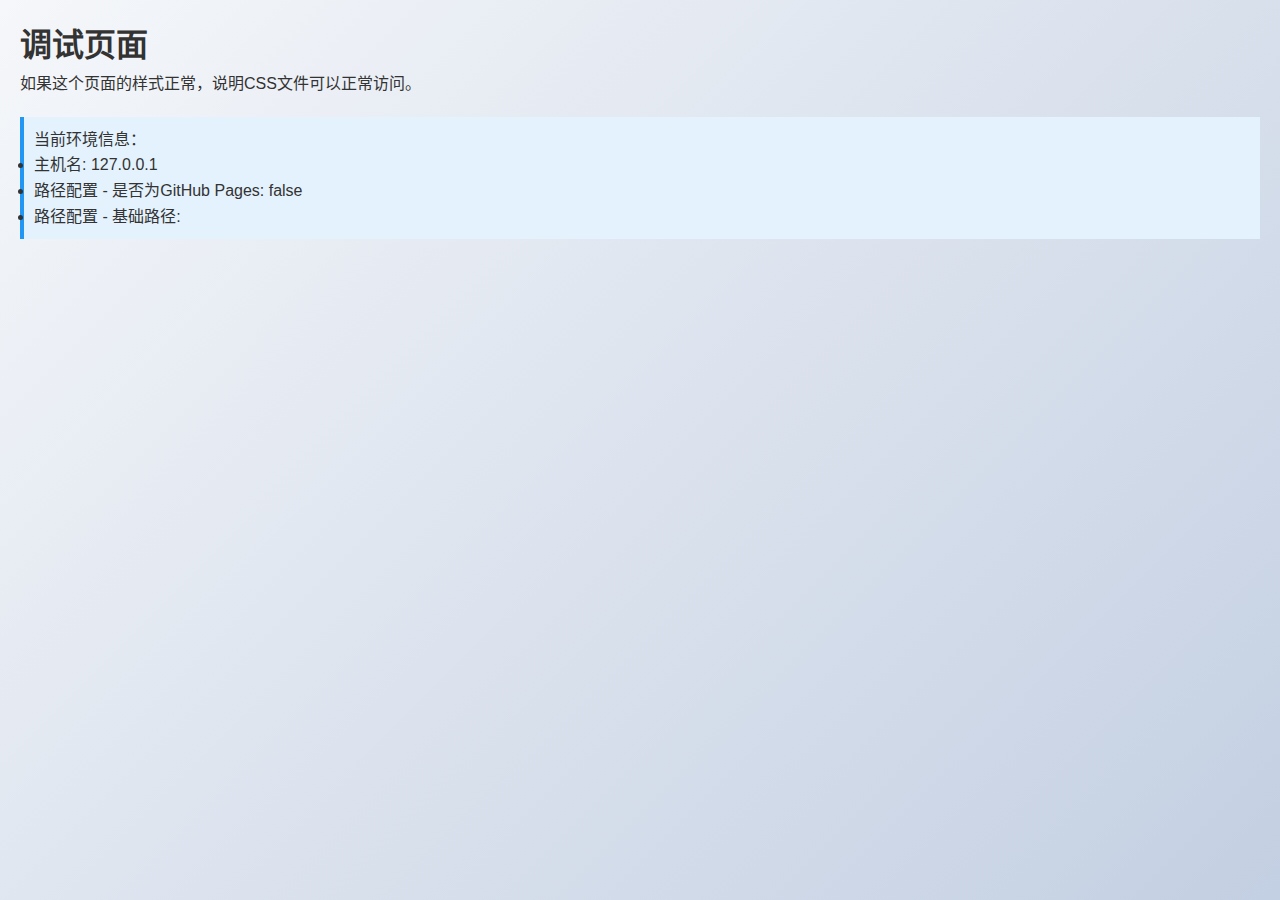
<file: debug.html>
<!DOCTYPE html>
<html lang="zh-CN">
<head>
    <meta charset="UTF-8">
    <meta name="viewport" content="width=device-width, initial-scale=1.0">
    <title>调试页面</title>
    <link rel="stylesheet" href="styles.css?v=1.0.1">
</head>
<body>
    <div style="padding: 20px;">
        <h1>调试页面</h1>
        <p>如果这个页面的样式正常，说明CSS文件可以正常访问。</p>
        <div style="margin-top: 20px; padding: 10px; background-color: #e3f2fd; border-left: 4px solid #2196f3;">
            <p>当前环境信息：</p>
            <ul>
                <li>主机名: <span id="hostname"></span></li>
                <li>路径配置 - 是否为GitHub Pages: <span id="isGitHubPages"></span></li>
                <li>路径配置 - 基础路径: <span id="basePath"></span></li>
            </ul>
        </div>
    </div>
    <script src="path_config.js"></script>
    <script>
        document.getElementById('hostname').textContent = window.location.hostname;
        document.getElementById('isGitHubPages').textContent = PathConfig.isGitHubPages();
        document.getElementById('basePath').textContent = PathConfig.getBasePath();
    </script>
</body>
</html>
</file>
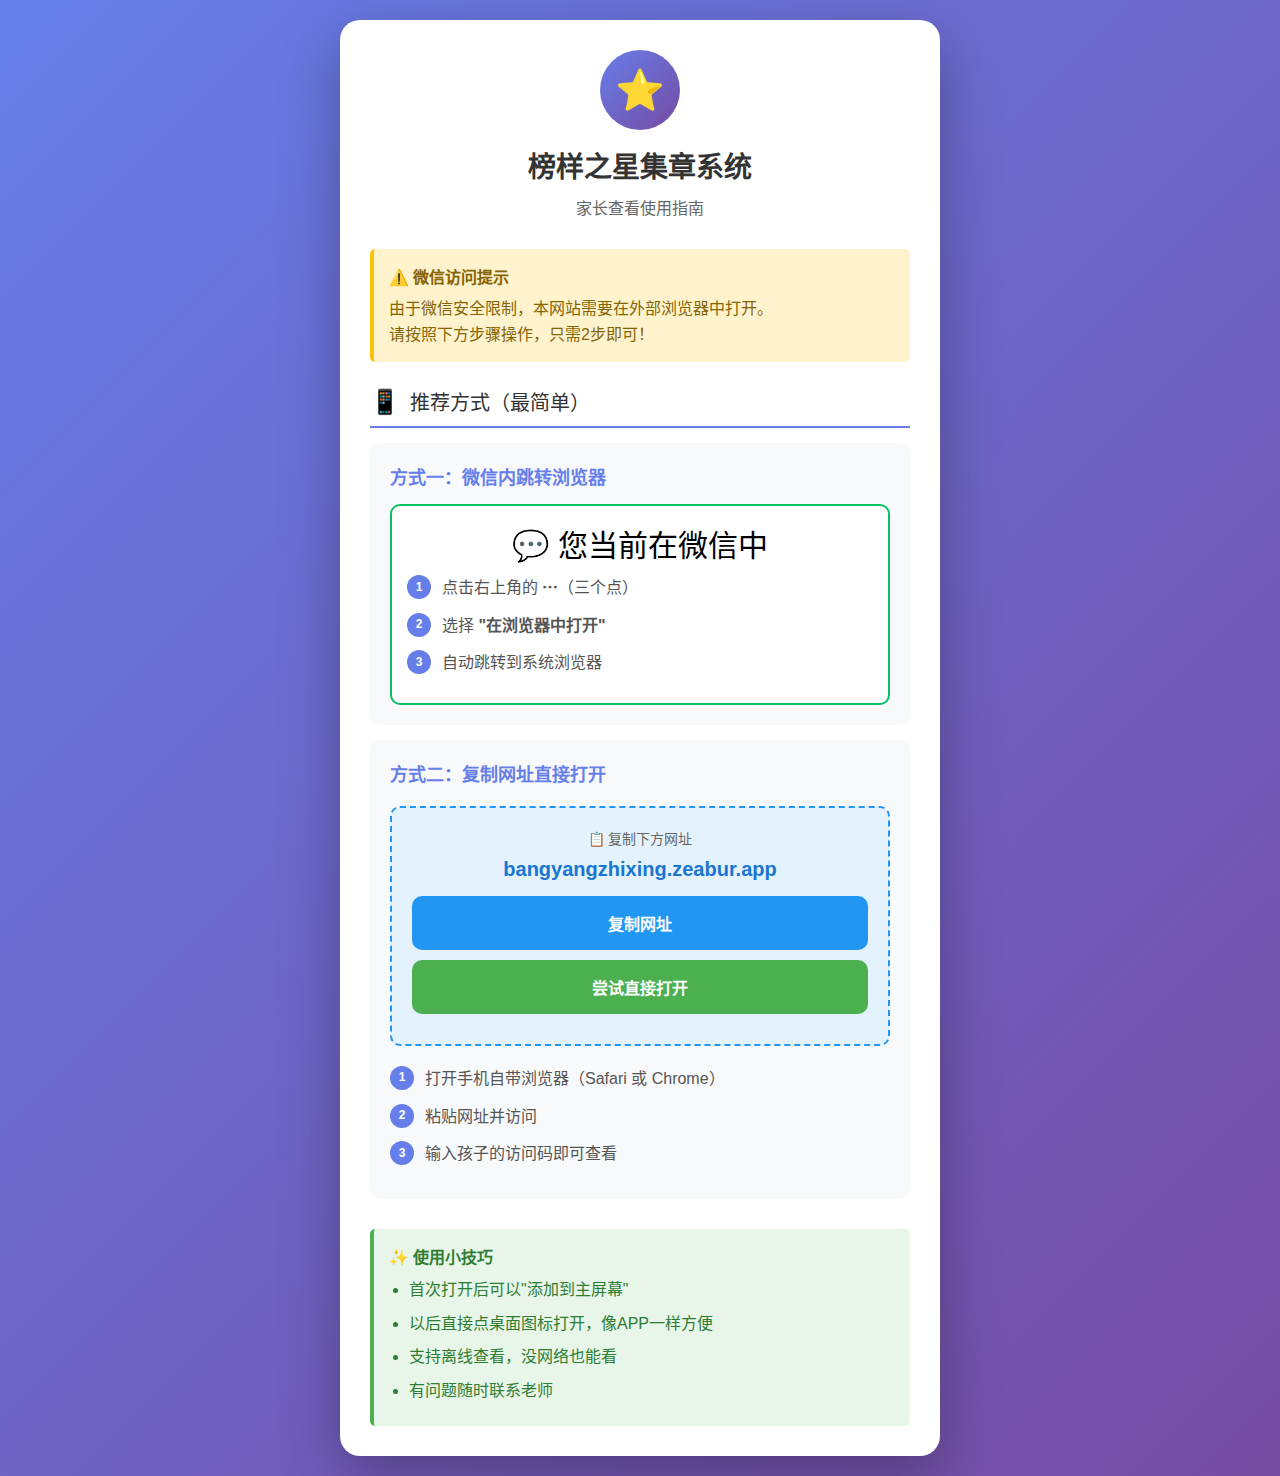
<file: guide.html>
<!DOCTYPE html>
<html lang="zh-CN">
<head>
    <meta charset="UTF-8">
    <meta name="viewport" content="width=device-width, initial-scale=1.0">
    <title>榜样之星 - 使用指南</title>
    <style>
        * {
            margin: 0;
            padding: 0;
            box-sizing: border-box;
        }
        
        body {
            font-family: -apple-system, BlinkMacSystemFont, "Segoe UI", Roboto, "Helvetica Neue", Arial, sans-serif;
            background: linear-gradient(135deg, #667eea 0%, #764ba2 100%);
            min-height: 100vh;
            padding: 20px;
        }
        
        .container {
            max-width: 600px;
            margin: 0 auto;
            background: white;
            border-radius: 20px;
            padding: 30px;
            box-shadow: 0 20px 60px rgba(0,0,0,0.3);
        }
        
        .header {
            text-align: center;
            margin-bottom: 30px;
        }
        
        .logo {
            width: 80px;
            height: 80px;
            margin: 0 auto 15px;
            background: linear-gradient(135deg, #667eea 0%, #764ba2 100%);
            border-radius: 50%;
            display: flex;
            align-items: center;
            justify-content: center;
            font-size: 40px;
        }
        
        h1 {
            color: #333;
            font-size: 28px;
            margin-bottom: 10px;
        }
        
        .subtitle {
            color: #666;
            font-size: 16px;
        }
        
        .alert {
            background: #fff3cd;
            border-left: 4px solid #ffc107;
            padding: 15px;
            margin-bottom: 25px;
            border-radius: 5px;
        }
        
        .alert-title {
            font-weight: bold;
            color: #856404;
            margin-bottom: 8px;
            font-size: 16px;
        }
        
        .alert-text {
            color: #856404;
            line-height: 1.6;
        }
        
        .section {
            margin-bottom: 30px;
        }
        
        .section-title {
            font-size: 20px;
            color: #333;
            margin-bottom: 15px;
            padding-bottom: 10px;
            border-bottom: 2px solid #667eea;
            display: flex;
            align-items: center;
        }
        
        .section-title::before {
            content: "📱";
            margin-right: 10px;
            font-size: 24px;
        }
        
        .method {
            background: #f8f9fa;
            border-radius: 10px;
            padding: 20px;
            margin-bottom: 15px;
        }
        
        .method-title {
            font-size: 18px;
            font-weight: bold;
            color: #667eea;
            margin-bottom: 12px;
        }
        
        .steps {
            list-style: none;
            counter-reset: step-counter;
        }
        
        .steps li {
            counter-increment: step-counter;
            padding-left: 35px;
            position: relative;
            margin-bottom: 12px;
            line-height: 1.6;
            color: #555;
        }
        
        .steps li::before {
            content: counter(step-counter);
            position: absolute;
            left: 0;
            top: 0;
            width: 24px;
            height: 24px;
            background: #667eea;
            color: white;
            border-radius: 50%;
            display: flex;
            align-items: center;
            justify-content: center;
            font-size: 12px;
            font-weight: bold;
        }
        
        .url-box {
            background: #e3f2fd;
            border: 2px dashed #2196f3;
            border-radius: 10px;
            padding: 20px;
            text-align: center;
            margin: 20px 0;
        }
        
        .url-label {
            color: #666;
            font-size: 14px;
            margin-bottom: 10px;
        }
        
        .url {
            color: #1976d2;
            font-size: 20px;
            font-weight: bold;
            word-break: break-all;
            margin-bottom: 15px;
        }
        
        .btn {
            display: block;
            width: 100%;
            padding: 15px;
            background: #2196f3;
            color: white;
            border: none;
            border-radius: 10px;
            font-size: 16px;
            font-weight: bold;
            cursor: pointer;
            transition: background 0.3s;
            margin-bottom: 10px;
        }
        
        .btn:active {
            background: #1976d2;
        }
        
        .btn-success {
            background: #4caf50;
        }
        
        .btn-success:active {
            background: #388e3c;
        }
        
        .tips {
            background: #e8f5e9;
            border-left: 4px solid #4caf50;
            padding: 15px;
            border-radius: 5px;
            margin-top: 20px;
        }
        
        .tips-title {
            font-weight: bold;
            color: #2e7d32;
            margin-bottom: 8px;
        }
        
        .tips-list {
            color: #2e7d32;
            line-height: 1.8;
            padding-left: 20px;
        }
        
        .tips-list li {
            margin-bottom: 5px;
        }
        
        .wechat-steps {
            background: #fff;
            border: 2px solid #07c160;
            border-radius: 10px;
            padding: 15px;
            margin-top: 15px;
        }
        
        .wechat-icon {
            text-align: center;
            font-size: 30px;
            margin-bottom: 10px;
        }
        
        @media (max-width: 480px) {
            .container {
                padding: 20px;
            }
            
            h1 {
                font-size: 24px;
            }
        }
    </style>
</head>
<body>
    <div class="container">
        <div class="header">
            <div class="logo">⭐</div>
            <h1>榜样之星集章系统</h1>
            <p class="subtitle">家长查看使用指南</p>
        </div>
        
        <div class="alert">
            <div class="alert-title">⚠️ 微信访问提示</div>
            <div class="alert-text">
                由于微信安全限制，本网站需要在外部浏览器中打开。
                <br>请按照下方步骤操作，只需2步即可！
            </div>
        </div>
        
        <div class="section">
            <div class="section-title">推荐方式（最简单）</div>
            
            <div class="method">
                <div class="method-title">方式一：微信内跳转浏览器</div>
                <div class="wechat-steps">
                    <div class="wechat-icon">💬 您当前在微信中</div>
                    <ul class="steps">
                        <li>点击右上角的 <strong>⋯</strong>（三个点）</li>
                        <li>选择 <strong>"在浏览器中打开"</strong></li>
                        <li>自动跳转到系统浏览器</li>
                    </ul>
                </div>
            </div>
            
            <div class="method">
                <div class="method-title">方式二：复制网址直接打开</div>
                <div class="url-box">
                    <div class="url-label">📋 复制下方网址</div>
                    <div class="url" id="siteUrl">bangyangzhixing.zeabur.app</div>
                    <button class="btn" onclick="copyUrl()">复制网址</button>
                    <button class="btn btn-success" onclick="openInBrowser()">尝试直接打开</button>
                </div>
                <ul class="steps">
                    <li>打开手机自带浏览器（Safari 或 Chrome）</li>
                    <li>粘贴网址并访问</li>
                    <li>输入孩子的访问码即可查看</li>
                </ul>
            </div>
        </div>
        
        <div class="tips">
            <div class="tips-title">✨ 使用小技巧</div>
            <ul class="tips-list">
                <li>首次打开后可以"添加到主屏幕"</li>
                <li>以后直接点桌面图标打开，像APP一样方便</li>
                <li>支持离线查看，没网络也能看</li>
                <li>有问题随时联系老师</li>
            </ul>
        </div>
    </div>
    
    <script>
        const siteUrl = 'https://bangyangzhixing.zeabur.app';
        
        // 复制网址
        function copyUrl() {
            const text = siteUrl;
            if (navigator.clipboard && navigator.clipboard.writeText) {
                navigator.clipboard.writeText(text).then(() => {
                    showSuccess('✅ 网址已复制！\n请打开浏览器粘贴访问');
                });
            } else {
                // 降级方案
                const input = document.createElement('input');
                input.value = text;
                document.body.appendChild(input);
                input.select();
                try {
                    document.execCommand('copy');
                    showSuccess('✅ 网址已复制！\n请打开浏览器粘贴访问');
                } catch(e) {
                    showSuccess('请长按网址手动复制');
                }
                document.body.removeChild(input);
            }
        }
        
        // 尝试直接打开
        function openInBrowser() {
            // 尝试打开
            window.location.href = siteUrl;
            
            // 延迟提示
            setTimeout(() => {
                if (isWeChat()) {
                    showSuccess('请点击右上角 ⋯\n选择"在浏览器中打开"');
                }
            }, 1000);
        }
        
        // 显示成功消息
        function showSuccess(msg) {
            alert(msg);
        }
        
        // 检测是否在微信中
        function isWeChat() {
            const ua = navigator.userAgent.toLowerCase();
            return ua.includes('micromessenger');
        }
        
        // 如果不在微信中，自动跳转
        if (!isWeChat()) {
            setTimeout(() => {
                window.location.href = siteUrl;
            }, 1500);
        }
    </script>
</body>
</html>
</file>
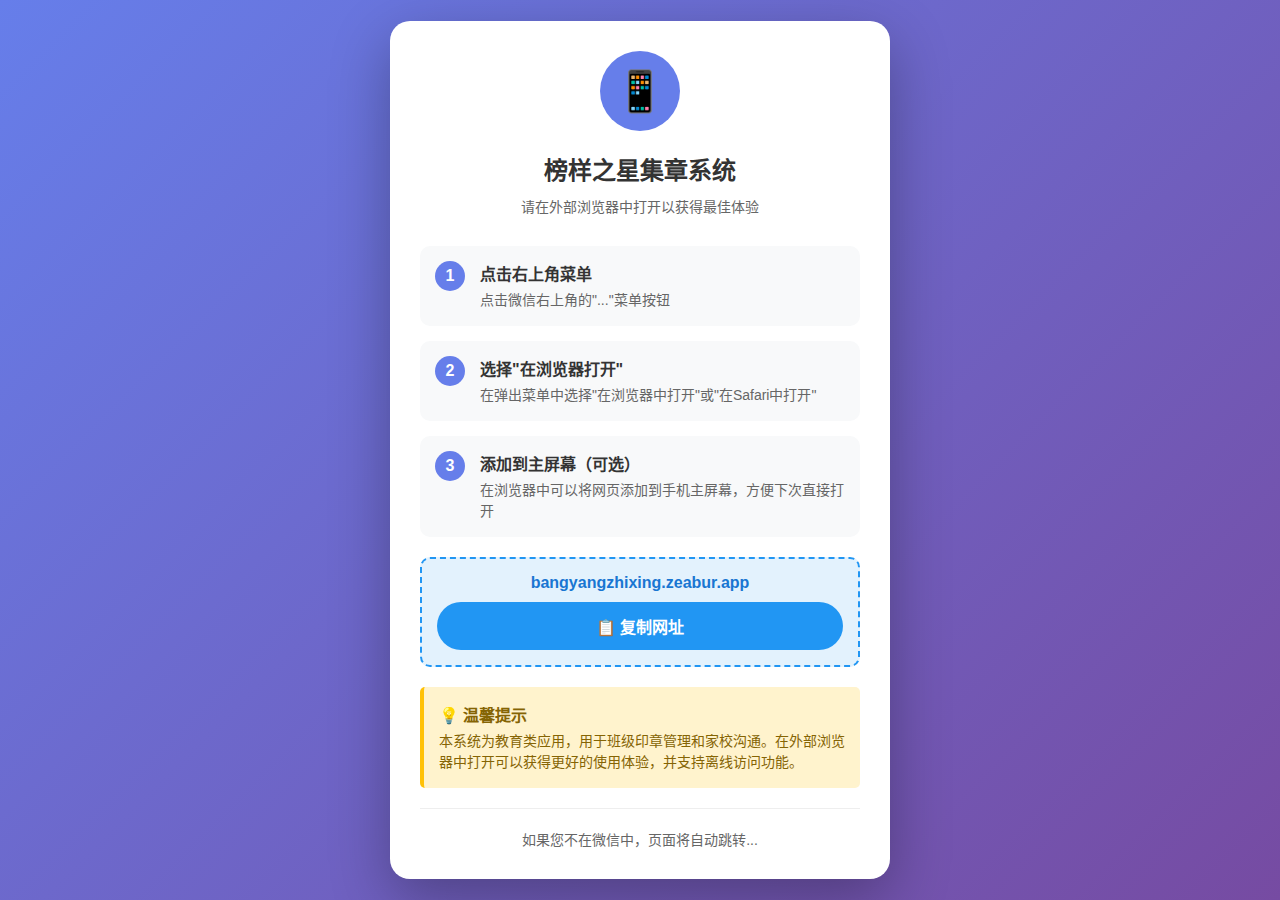
<file: wechat-guide.html>
<!DOCTYPE html>
<html lang="zh-CN">
<head>
    <meta charset="UTF-8">
    <meta name="viewport" content="width=device-width, initial-scale=1.0">
    <title>微信访问提示 - 榜样之星</title>
    <style>
        * {
            margin: 0;
            padding: 0;
            box-sizing: border-box;
        }
        
        body {
            font-family: -apple-system, BlinkMacSystemFont, "Segoe UI", Roboto, "Helvetica Neue", Arial, sans-serif;
            background: linear-gradient(135deg, #667eea 0%, #764ba2 100%);
            min-height: 100vh;
            display: flex;
            align-items: center;
            justify-content: center;
            padding: 20px;
        }
        
        .container {
            background: white;
            border-radius: 20px;
            padding: 30px;
            max-width: 500px;
            width: 100%;
            box-shadow: 0 20px 60px rgba(0,0,0,0.3);
        }
        
        .icon {
            width: 80px;
            height: 80px;
            margin: 0 auto 20px;
            background: #667eea;
            border-radius: 50%;
            display: flex;
            align-items: center;
            justify-content: center;
            font-size: 40px;
            color: white;
        }
        
        h1 {
            text-align: center;
            color: #333;
            font-size: 24px;
            margin-bottom: 10px;
        }
        
        .subtitle {
            text-align: center;
            color: #666;
            font-size: 14px;
            margin-bottom: 30px;
        }
        
        .step {
            background: #f8f9fa;
            border-radius: 10px;
            padding: 15px;
            margin-bottom: 15px;
            display: flex;
            align-items: flex-start;
        }
        
        .step-number {
            width: 30px;
            height: 30px;
            background: #667eea;
            color: white;
            border-radius: 50%;
            display: flex;
            align-items: center;
            justify-content: center;
            font-weight: bold;
            margin-right: 15px;
            flex-shrink: 0;
        }
        
        .step-content {
            flex: 1;
        }
        
        .step-title {
            font-weight: bold;
            color: #333;
            margin-bottom: 5px;
        }
        
        .step-desc {
            color: #666;
            font-size: 14px;
            line-height: 1.5;
        }
        
        .url-box {
            background: #e3f2fd;
            border: 2px dashed #2196f3;
            border-radius: 10px;
            padding: 15px;
            margin: 20px 0;
            text-align: center;
        }
        
        .url {
            color: #1976d2;
            font-weight: bold;
            word-break: break-all;
            font-size: 16px;
        }
        
        .copy-btn {
            background: #2196f3;
            color: white;
            border: none;
            padding: 12px 30px;
            border-radius: 25px;
            font-size: 16px;
            font-weight: bold;
            cursor: pointer;
            width: 100%;
            margin-top: 10px;
            transition: background 0.3s;
        }
        
        .copy-btn:active {
            background: #1976d2;
        }
        
        .note {
            background: #fff3cd;
            border-left: 4px solid #ffc107;
            padding: 15px;
            margin-top: 20px;
            border-radius: 5px;
        }
        
        .note-title {
            font-weight: bold;
            color: #856404;
            margin-bottom: 5px;
        }
        
        .note-content {
            color: #856404;
            font-size: 14px;
            line-height: 1.5;
        }
        
        .auto-redirect {
            text-align: center;
            margin-top: 20px;
            padding-top: 20px;
            border-top: 1px solid #eee;
            color: #666;
            font-size: 14px;
        }
    </style>
</head>
<body>
    <div class="container">
        <div class="icon">📱</div>
        <h1>榜样之星集章系统</h1>
        <p class="subtitle">请在外部浏览器中打开以获得最佳体验</p>
        
        <div class="step">
            <div class="step-number">1</div>
            <div class="step-content">
                <div class="step-title">点击右上角菜单</div>
                <div class="step-desc">点击微信右上角的"..."菜单按钮</div>
            </div>
        </div>
        
        <div class="step">
            <div class="step-number">2</div>
            <div class="step-content">
                <div class="step-title">选择"在浏览器打开"</div>
                <div class="step-desc">在弹出菜单中选择"在浏览器中打开"或"在Safari中打开"</div>
            </div>
        </div>
        
        <div class="step">
            <div class="step-number">3</div>
            <div class="step-content">
                <div class="step-title">添加到主屏幕（可选）</div>
                <div class="step-desc">在浏览器中可以将网页添加到手机主屏幕，方便下次直接打开</div>
            </div>
        </div>
        
        <div class="url-box">
            <div class="url" id="siteUrl">bangyangzhixing.zeabur.app</div>
            <button class="copy-btn" onclick="copyUrl()">📋 复制网址</button>
        </div>
        
        <div class="note">
            <div class="note-title">💡 温馨提示</div>
            <div class="note-content">
                本系统为教育类应用，用于班级印章管理和家校沟通。在外部浏览器中打开可以获得更好的使用体验，并支持离线访问功能。
            </div>
        </div>
        
        <div class="auto-redirect">
            <p>如果您不在微信中，页面将自动跳转...</p>
        </div>
    </div>
    
    <script>
        const siteUrl = 'https://bangyangzhixing.zeabur.app';
        
        // 复制网址
        function copyUrl() {
            const text = siteUrl;
            if (navigator.clipboard && navigator.clipboard.writeText) {
                navigator.clipboard.writeText(text).then(() => {
                    const btn = document.querySelector('.copy-btn');
                    btn.textContent = '✅ 已复制';
                    setTimeout(() => {
                        btn.innerHTML = '📋 复制网址';
                    }, 2000);
                });
            } else {
                // 降级方案
                const input = document.createElement('input');
                input.value = text;
                document.body.appendChild(input);
                input.select();
                document.execCommand('copy');
                document.body.removeChild(input);
                
                const btn = document.querySelector('.copy-btn');
                btn.textContent = '✅ 已复制';
                setTimeout(() => {
                    btn.innerHTML = '📋 复制网址';
                }, 2000);
            }
        }
        
        // 检测是否在微信中
        function isWeChat() {
            const ua = navigator.userAgent.toLowerCase();
            return ua.includes('micromessenger');
        }
        
        // 如果不在微信中，自动跳转
        if (!isWeChat()) {
            setTimeout(() => {
                window.location.href = siteUrl;
            }, 2000);
        }
        
        // 检测是否在QQ中
        function isQQ() {
            const ua = navigator.userAgent.toLowerCase();
            return ua.includes('qq/') && !ua.includes('micromessenger');
        }
        
        // 更新提示文字
        if (isQQ()) {
            document.querySelector('.subtitle').textContent = '请在外部浏览器中打开以获得最佳体验';
        }
    </script>
</body>
</html>
</file>
<file: styles.css>
/* 全局样式和响应式基础 */
:root {
    /* 颜色变量 */
    --primary-color: #4a6baf;
    --primary-dark: #3a5a9f;
    --primary-light: #7c98e3;
    --secondary-color: #4caf50;
    --accent-color: #ff9800;
    --danger-color: #f44336;
    --warning-color: #ffc107;
    --info-color: #2196f3;
    --background-color: #f5f7fa;
    --surface-color: #ffffff;
    --text-primary: #333333;
    --text-secondary: #666666;
    --text-disabled: #999999;
    --border-color: #e0e0e0;
    --shadow-light: 0 2px 4px rgba(0, 0, 0, 0.1);
    --shadow-medium: 0 4px 12px rgba(0, 0, 0, 0.15);
    --shadow-heavy: 0 8px 25px rgba(0, 0, 0, 0.2);
    
    /* 间距系统 */
    --spacing-xs: 4px;
    --spacing-sm: 8px;
    --spacing-md: 16px;
    --spacing-lg: 24px;
    --spacing-xl: 32px;
    --spacing-xxl: 48px;
    
    /* 圆角系统 */
    --radius-sm: 6px;
    --radius-md: 10px;
    --radius-lg: 16px;
    --radius-xl: 24px;
    --radius-round: 50%;
    
    /* 字体系统 */
    --font-size-xs: 12px;
    --font-size-sm: 14px;
    --font-size-base: 16px;
    --font-size-lg: 18px;
    --font-size-xl: 20px;
    --font-size-xxl: 24px;
    --font-size-xxxl: 28px;
    
    /* 断点系统 */
    --breakpoint-sm: 576px;
    --breakpoint-md: 768px;
    --breakpoint-lg: 992px;
    --breakpoint-xl: 1200px;
}

* {
    margin: 0;
    padding: 0;
    box-sizing: border-box;
}

body {
    font-family: -apple-system, BlinkMacSystemFont, 'Segoe UI', 'Roboto', 'Helvetica Neue', 'Microsoft YaHei', 'PingFang SC', sans-serif;
    background: linear-gradient(135deg, #f5f7fa 0%, #c3cfe2 100%);
    color: var(--text-primary);
    line-height: 1.6;
    font-size: var(--font-size-base);
    min-height: 100vh;
    -webkit-font-smoothing: antialiased;
    -moz-osx-font-smoothing: grayscale;
    overflow-x: hidden;
}

.container {
    max-width: var(--breakpoint-xl);
    margin: 0 auto;
    padding: var(--spacing-md);
    min-height: 100vh;
    display: flex;
    flex-direction: column;
}

/* 响应式容器 */
@media (max-width: 768px) {
    .container {
        padding: var(--spacing-sm);
    }
}

@media (max-width: 480px) {
    .container {
        padding: var(--spacing-xs);
    }
}

/* 头部样式 - 响应式优化 */
header {
    background: linear-gradient(135deg, var(--primary-color) 0%, var(--primary-light) 100%);
    color: white;
    padding: var(--spacing-lg);
    border-radius: var(--radius-lg);
    margin-bottom: var(--spacing-lg);
    box-shadow: var(--shadow-medium);
    position: relative;
    overflow: hidden;
}

/* 头部装饰效果 */
header::before {
    content: '';
    position: absolute;
    top: -50%;
    right: -10%;
    width: 300px;
    height: 300px;
    background: radial-gradient(circle, rgba(255,255,255,0.1) 0%, transparent 70%);
    border-radius: 50%;
    pointer-events: none;
}

header h1 {
    font-size: var(--font-size-xxxl);
    margin-bottom: var(--spacing-sm);
    font-weight: 700;
    text-shadow: 0 2px 4px rgba(0,0,0,0.2);
    position: relative;
    z-index: 1;
}

.user-info {
    display: flex;
    flex-direction: column;
    gap: var(--spacing-md);
    position: relative;
    z-index: 1;
}

/* 用户类型切换按钮优化 */
.user-type-toggle {
    display: flex;
    background: rgba(255, 255, 255, 0.15);
    border-radius: var(--radius-xl);
    padding: 4px;
    backdrop-filter: blur(10px);
    border: 1px solid rgba(255, 255, 255, 0.2);
}

.user-type-toggle button {
    padding: var(--spacing-sm) var(--spacing-lg);
    border: none;
    background: transparent;
    color: white;
    cursor: pointer;
    transition: all 0.3s cubic-bezier(0.4, 0, 0.2, 1);
    border-radius: var(--radius-lg);
    font-weight: 500;
    font-size: var(--font-size-sm);
    position: relative;
    overflow: hidden;
}

.user-type-toggle button::before {
    content: '';
    position: absolute;
    top: 0;
    left: 0;
    right: 0;
    bottom: 0;
    background: white;
    transform: translateX(-100%);
    transition: transform 0.3s cubic-bezier(0.4, 0, 0.2, 1);
    z-index: -1;
}

.user-type-toggle button.active::before {
    transform: translateX(0);
}

.user-type-toggle button.active {
    color: var(--primary-color);
    box-shadow: var(--shadow-light);
}

/* 响应式头部布局 */
@media (min-width: 992px) {
    header {
        display: flex;
        justify-content: space-between;
        align-items: flex-start;
        flex-wrap: wrap;
    }
    
    .user-info {
        align-items: flex-end;
        max-width: 60%;
    }
}

@media (max-width: 991px) {
    header {
        text-align: center;
    }
    
    header h1 {
        font-size: var(--font-size-xxl);
        margin-bottom: var(--spacing-md);
    }
    
    .user-info {
        align-items: center;
        width: 100%;
    }
}

@media (max-width: 576px) {
    header {
        padding: var(--spacing-md);
        margin-bottom: var(--spacing-md);
        border-radius: var(--radius-md);
    }
    
    header h1 {
        font-size: var(--font-size-xl);
    }
    
    .user-type-toggle {
        width: 100%;
        max-width: 280px;
    }
    
    .user-type-toggle button {
        flex: 1;
        padding: var(--spacing-md);
    }
}

/* 通用按钮样式 - 优化触屏体验 */
.btn {
    display: inline-flex;
    align-items: center;
    justify-content: center;
    gap: var(--spacing-sm);
    padding: var(--spacing-md) var(--spacing-lg);
    border: none;
    border-radius: var(--radius-md);
    font-size: var(--font-size-sm);
    font-weight: 500;
    line-height: 1;
    text-decoration: none;
    cursor: pointer;
    transition: all 0.3s cubic-bezier(0.4, 0, 0.2, 1);
    position: relative;
    overflow: hidden;
    min-height: 44px; /* 保证触屏最小尺寸 */
    box-shadow: var(--shadow-light);
    transform: translateY(0);
    user-select: none;
    -webkit-tap-highlight-color: transparent;
}

/* 按钮动效 */
.btn::before {
    content: '';
    position: absolute;
    top: 50%;
    left: 50%;
    width: 0;
    height: 0;
    background: rgba(255, 255, 255, 0.3);
    border-radius: 50%;
    transform: translate(-50%, -50%);
    transition: width 0.6s, height 0.6s;
}

.btn:active::before {
    width: 300px;
    height: 300px;
}

.btn:hover {
    transform: translateY(-2px);
    box-shadow: var(--shadow-medium);
}

.btn:active {
    transform: translateY(0);
    box-shadow: var(--shadow-light);
}

.btn:disabled {
    opacity: 0.6;
    cursor: not-allowed;
    transform: none !important;
    box-shadow: none !important;
}

/* 按钮颜色变体 */
.btn-primary {
    background: linear-gradient(135deg, var(--primary-color) 0%, var(--primary-light) 100%);
    color: white;
}

.btn-primary:hover {
    background: linear-gradient(135deg, var(--primary-dark) 0%, var(--primary-color) 100%);
}

.btn-secondary {
    background: linear-gradient(135deg, #6c757d 0%, #868e96 100%);
    color: white;
}

.btn-secondary:hover {
    background: linear-gradient(135deg, #5a6268 0%, #6c757d 100%);
}

.btn-success {
    background: linear-gradient(135deg, var(--secondary-color) 0%, #66bb6a 100%);
    color: white;
}

.btn-success:hover {
    background: linear-gradient(135deg, #3d8b40 0%, var(--secondary-color) 100%);
}

.btn-warning {
    background: linear-gradient(135deg, var(--accent-color) 0%, #ffb74d 100%);
    color: white;
}

.btn-warning:hover {
    background: linear-gradient(135deg, #f57c00 0%, var(--accent-color) 100%);
}

.btn-danger {
    background: linear-gradient(135deg, var(--danger-color) 0%, #ef5350 100%);
    color: white;
}

.btn-danger:hover {
    background: linear-gradient(135deg, #c82333 0%, var(--danger-color) 100%);
}

.btn-info {
    background: linear-gradient(135deg, var(--info-color) 0%, #42a5f5 100%);
    color: white;
}

.btn-info:hover {
    background: linear-gradient(135deg, #1976d2 0%, var(--info-color) 100%);
}

/* 小型按钮 */
.btn-sm {
    padding: var(--spacing-sm) var(--spacing-md);
    font-size: var(--font-size-xs);
    min-height: 36px;
    border-radius: var(--radius-sm);
}

/* 大型按钮 */
.btn-lg {
    padding: var(--spacing-lg) var(--spacing-xl);
    font-size: var(--font-size-lg);
    min-height: 56px;
    border-radius: var(--radius-lg);
}

/* 圆形按钮 */
.btn-round {
    border-radius: var(--radius-round);
    width: 44px;
    height: 44px;
    padding: 0;
}

.btn-round.btn-sm {
    width: 36px;
    height: 36px;
}

/* 浮动按钮 */
.btn-fab {
    position: fixed;
    bottom: var(--spacing-lg);
    right: var(--spacing-lg);
    width: 56px;
    height: 56px;
    border-radius: var(--radius-round);
    z-index: 1000;
    box-shadow: var(--shadow-heavy);
}

.btn-fab:hover {
    transform: scale(1.1);
    box-shadow: 0 12px 35px rgba(0, 0, 0, 0.25);
}

@media (max-width: 768px) {
    .btn-fab {
        bottom: var(--spacing-md);
        right: var(--spacing-md);
    }
}

/* 按钮组 */
.btn-group {
    display: flex;
    gap: var(--spacing-sm);
    flex-wrap: wrap;
}

@media (max-width: 576px) {
    .btn-group {
        flex-direction: column;
    }
    
    .btn-group .btn {
        width: 100%;
    }
}

/* 表单元素优化 */
.form-control {
    display: block;
    width: 100%;
    padding: var(--spacing-md);
    font-size: var(--font-size-base);
    line-height: 1.5;
    color: var(--text-primary);
    background: var(--surface-color);
    border: 2px solid var(--border-color);
    border-radius: var(--radius-md);
    transition: all 0.3s cubic-bezier(0.4, 0, 0.2, 1);
    box-shadow: inset 0 1px 3px rgba(0, 0, 0, 0.1);
    min-height: 44px;
}

.form-control:focus {
    outline: none;
    border-color: var(--primary-color);
    box-shadow: 0 0 0 3px rgba(74, 107, 175, 0.1), inset 0 1px 3px rgba(0, 0, 0, 0.1);
    transform: translateY(-1px);
}

.form-control::placeholder {
    color: var(--text-disabled);
    font-style: italic;
}

/* 选择器样式 */
select.form-control {
    background-image: url("data:image/svg+xml,%3csvg xmlns='http://www.w3.org/2000/svg' fill='none' viewBox='0 0 20 20'%3e%3cpath stroke='%236b7280' stroke-linecap='round' stroke-linejoin='round' stroke-width='1.5' d='m6 8 4 4 4-4'/%3e%3c/svg%3e");
    background-position: right 12px center;
    background-repeat: no-repeat;
    background-size: 16px;
    padding-right: 40px;
    appearance: none;
    cursor: pointer;
}

select.form-control:focus {
    background-image: url("data:image/svg+xml,%3csvg xmlns='http://www.w3.org/2000/svg' fill='none' viewBox='0 0 20 20'%3e%3cpath stroke='%234a6baf' stroke-linecap='round' stroke-linejoin='round' stroke-width='1.5' d='m6 8 4 4 4-4'/%3e%3c/svg%3e");
}

/* 搜索框样式 */
.search-input-group {
    position: relative;
    display: flex;
    align-items: center;
}

.search-input-group input {
    padding-left: 44px;
    padding-right: var(--spacing-md);
}

.search-input-group .search-icon {
    position: absolute;
    left: var(--spacing-md);
    top: 50%;
    transform: translateY(-50%);
    color: var(--text-disabled);
    font-size: var(--font-size-lg);
    pointer-events: none;
    z-index: 1;
}

.search-input-group input:focus + .search-icon {
    color: var(--primary-color);
}

/* 教师控制区域样式 */
.teacher-controls {
    display: flex;
    flex-direction: column;
    gap: var(--spacing-md);
    width: 100%;
}

/* 家长控制区域样式 */
.parent-controls {
    display: flex;
    flex-direction: column;
    gap: var(--spacing-md);
    width: 100%;
    margin-bottom: var(--spacing-md);
}

.parent-class-selection {
    display: flex;
    gap: var(--spacing-md);
    flex-wrap: wrap;
    align-items: center;
}

.parent-class-selection::before {
    content: '🏫';
    font-size: var(--font-size-lg);
    margin-right: var(--spacing-sm);
}

.parent-class-selection select {
    flex: 1;
    min-width: 120px;
    background: rgba(255, 255, 255, 0.9);
    backdrop-filter: blur(10px);
    border: 2px solid rgba(255, 255, 255, 0.3);
    transition: all 0.3s cubic-bezier(0.4, 0, 0.2, 1);
}

.parent-class-selection select:focus {
    background: var(--surface-color);
    border-color: var(--primary-color);
    box-shadow: 0 0 0 3px rgba(74, 107, 175, 0.1);
}

@media (max-width: 768px) {
    .parent-class-selection {
        flex-direction: column;
        align-items: stretch;
    }
    
    .parent-class-selection select {
        width: 100%;
    }
    
    .parent-class-selection::before {
        align-self: center;
        margin: 0 0 var(--spacing-sm) 0;
    }
}

@media (max-width: 576px) {
    .parent-controls {
        margin-bottom: var(--spacing-lg);
    }
    
    .parent-class-selection select {
        min-height: 44px; /* 确保触屏友好 */
        font-size: var(--font-size-base);
    }
}

.class-selection {
    display: flex;
    gap: var(--spacing-md);
    flex-wrap: wrap;
}

.class-selection select {
    flex: 1;
    min-width: 120px;
}

@media (max-width: 576px) {
    .class-selection {
        flex-direction: column;
    }
    
    .class-selection select {
        width: 100%;
    }
}

.upload-section {
    display: flex;
    gap: 10px;
    align-items: center;
    flex-wrap: wrap;
}

.upload-section .btn {
    display: inline-flex;
    align-items: center;
    gap: 5px;
    padding: 8px 12px;
    border-radius: 5px;
    border: none;
    cursor: pointer;
    font-size: 14px;
    transition: all 0.3s ease;
}

.upload-section .btn:hover {
    transform: translateY(-2px);
    box-shadow: 0 4px 8px rgba(0,0,0,0.1);
}

.upload-section .btn:active {
    transform: translateY(0);
}

.upload-section .btn i {
    font-size: 16px;
}

.btn-success {
    background-color: #28a745;
    color: white;
}

.btn-success:hover {
    background-color: #218838;
}

.btn-warning {
    background-color: #ffc107;
    color: #212529;
}

.btn-warning:hover {
    background-color: #e0a800;
}

.btn-info {
    background-color: #17a2b8;
    color: white;
}

.btn-info:hover {
    background-color: #138496;
}

.btn-primary {
    background-color: #007bff;
    color: white;
}

.btn-primary:hover {
    background-color: #0069d9;
}

.btn-secondary {
    background-color: #6c757d;
    color: white;
}

.btn-secondary:hover {
    background-color: #5a6268;
}

.btn-danger {
    background-color: #dc3545;
    color: white;
}

.btn-danger:hover {
    background-color: #c82333;
}

.btn-sm {
    padding: 5px 10px;
    font-size: 12px;
}

.form-control {
    padding: 8px 12px;
    border: 1px solid #ced4da;
    border-radius: 4px;
    font-size: 14px;
    transition: border-color 0.15s ease-in-out, box-shadow 0.15s ease-in-out;
}

.form-control:focus {
    border-color: #80bdff;
    outline: 0;
    box-shadow: 0 0 0 0.2rem rgba(0, 123, 255, 0.25);
}

/* 学生选择区域样式 */
.student-selection {
    display: flex;
    flex-direction: column;
    gap: var(--spacing-md);
    width: 100%;
}

.user-select {
    display: flex;
    align-items: center;
    gap: var(--spacing-md);
    flex-wrap: wrap;
}

.user-select select {
    flex: 1;
    min-width: 150px;
}

@media (max-width: 768px) {
    .user-select {
        flex-direction: column;
        align-items: stretch;
    }
    
    .user-select select {
        width: 100%;
    }
}

/* 文件上传样式 */
.upload-label {
    display: inline-flex;
    align-items: center;
    gap: var(--spacing-sm);
    cursor: pointer;
    transition: all 0.3s cubic-bezier(0.4, 0, 0.2, 1);
}

.upload-label:hover {
    transform: translateY(-2px);
}

input[type="file"] {
    position: absolute;
    width: 1px;
    height: 1px;
    padding: 0;
    margin: -1px;
    overflow: hidden;
    clip: rect(0, 0, 0, 0);
    white-space: nowrap;
    border: 0;
}

/* 主要内容区域 */
main {
    background: var(--surface-color);
    border-radius: var(--radius-lg);
    padding: var(--spacing-xl);
    box-shadow: var(--shadow-medium);
    flex: 1;
    position: relative;
    overflow: visible; /* 临时改为visible，防止内容被隐藏 */
}

main::before {
    content: '';
    position: absolute;
    top: 0;
    left: 0;
    right: 0;
    height: 4px;
    background: linear-gradient(90deg, var(--primary-color) 0%, var(--primary-light) 50%, var(--secondary-color) 100%);
}

@media (max-width: 768px) {
    main {
        padding: var(--spacing-lg);
        border-radius: var(--radius-md);
    }
}

@media (max-width: 576px) {
    main {
        padding: var(--spacing-md);
    }
}

/* 集章进度样式 */
.stamp-overview {
    margin-bottom: var(--spacing-xl);
    padding: var(--spacing-lg);
    background: linear-gradient(135deg, #f8f9ff 0%, #f0f4ff 100%);
    border-radius: var(--radius-lg);
    border: 1px solid rgba(74, 107, 175, 0.1);
}

.stamp-overview h2 {
    color: var(--primary-color);
    margin-bottom: var(--spacing-lg);
    font-size: var(--font-size-xxl);
    font-weight: 700;
    display: flex;
    align-items: center;
    gap: var(--spacing-sm);
}

.stamp-overview h2::before {
    content: '🏆';
    font-size: var(--font-size-xl);
}

@media (max-width: 576px) {
    .stamp-overview {
        padding: var(--spacing-md);
        margin-bottom: var(--spacing-lg);
    }
    
    .stamp-overview h2 {
        font-size: var(--font-size-xl);
    }
}

/* 月份信息 */
.month-info {
    display: flex;
    justify-content: space-between;
    align-items: center;
    margin-bottom: var(--spacing-lg);
    padding: var(--spacing-md);
    background: rgba(255, 255, 255, 0.8);
    border-radius: var(--radius-md);
    font-size: var(--font-size-sm);
    backdrop-filter: blur(10px);
    border: 1px solid rgba(74, 107, 175, 0.1);
}

.month-info span:first-child {
    color: var(--primary-color);
    font-weight: 600;
}

.month-info span:last-child {
    color: var(--accent-color);
    font-weight: 600;
}

@media (max-width: 576px) {
    .month-info {
        flex-direction: column;
        gap: var(--spacing-sm);
        text-align: center;
    }
}

/* 进度条 */
.progress-container {
    margin-bottom: var(--spacing-md);
}

.progress-bar {
    height: 24px;
    background: rgba(224, 224, 224, 0.5);
    border-radius: var(--radius-xl);
    overflow: hidden;
    margin-bottom: var(--spacing-md);
    position: relative;
    box-shadow: inset 0 2px 4px rgba(0, 0, 0, 0.1);
}

.progress-bar::before {
    content: '';
    position: absolute;
    top: 0;
    left: 0;
    right: 0;
    bottom: 0;
    background: linear-gradient(45deg, transparent 25%, rgba(255,255,255,0.1) 25%, rgba(255,255,255,0.1) 50%, transparent 50%, transparent 75%, rgba(255,255,255,0.1) 75%);
    background-size: 16px 16px;
    animation: progressStripes 1s linear infinite;
}

@keyframes progressStripes {
    0% { background-position: 0 0; }
    100% { background-position: 16px 0; }
}

.progress-fill {
    height: 100%;
    background: linear-gradient(135deg, var(--primary-color) 0%, var(--primary-light) 50%, var(--secondary-color) 100%);
    width: 0%;
    transition: width 1s cubic-bezier(0.4, 0, 0.2, 1);
    position: relative;
    border-radius: var(--radius-xl);
    box-shadow: 0 2px 8px rgba(74, 107, 175, 0.3);
}

.progress-fill::after {
    content: '';
    position: absolute;
    top: 2px;
    left: 2px;
    right: 2px;
    height: 50%;
    background: linear-gradient(180deg, rgba(255,255,255,0.3) 0%, transparent 100%);
    border-radius: var(--radius-lg);
}

.progress-text {
    text-align: center;
    font-weight: 700;
    color: var(--primary-color);
    font-size: var(--font-size-lg);
    text-shadow: 0 1px 2px rgba(0, 0, 0, 0.1);
}

/* 类别进度样式 */
.category-progress {
    display: grid;
    grid-template-columns: repeat(auto-fit, minmax(140px, 1fr));
    gap: var(--spacing-md);
    margin-top: var(--spacing-lg);
}

.category-item {
    background: linear-gradient(135deg, #ffffff 0%, #f8f9fa 100%);
    padding: var(--spacing-md);
    border-radius: var(--radius-md);
    text-align: center;
    border: 2px solid transparent;
    transition: all 0.3s cubic-bezier(0.4, 0, 0.2, 1);
    position: relative;
    box-shadow: var(--shadow-light);
}

.category-item:hover {
    transform: translateY(-2px);
    box-shadow: var(--shadow-medium);
}

.category-item.completed {
    background: linear-gradient(135deg, #e8f5e8 0%, #f1f8e9 100%);
    border-color: var(--secondary-color);
    box-shadow: 0 4px 15px rgba(76, 175, 80, 0.15);
}

.category-item .category-name {
    font-size: var(--font-size-xs);
    font-weight: 600;
    margin-bottom: var(--spacing-sm);
    color: var(--text-primary);
}

.category-item .category-status {
    font-size: var(--font-size-xs);
    color: var(--text-secondary);
    margin-bottom: var(--spacing-sm);
}

.category-item.completed .category-status {
    color: var(--secondary-color);
    font-weight: 600;
}

.category-item .category-badge {
    display: inline-block;
    width: 24px;
    height: 24px;
    border-radius: var(--radius-round);
    background: var(--text-disabled);
    color: white;
    line-height: 24px;
    font-size: var(--font-size-xs);
    transition: all 0.3s ease;
}

.category-item.completed .category-badge {
    background: var(--secondary-color);
    animation: pulse 1.5s infinite;
}

.category-item.completed .category-badge:before {
    content: '✓';
}

@keyframes pulse {
    0% { box-shadow: 0 0 0 0 rgba(76, 175, 80, 0.4); }
    70% { box-shadow: 0 0 0 10px rgba(76, 175, 80, 0); }
    100% { box-shadow: 0 0 0 0 rgba(76, 175, 80, 0); }
}

@media (max-width: 768px) {
    .category-progress {
        grid-template-columns: repeat(auto-fit, minmax(120px, 1fr));
        gap: var(--spacing-sm);
    }
    
    .category-item {
        padding: var(--spacing-sm);
    }
}

/* 印章类别标签样式 */
.stamp-categories {
    margin-bottom: var(--spacing-xl);
}

.stamp-categories h2 {
    color: var(--primary-color);
    margin-bottom: var(--spacing-lg);
    font-size: var(--font-size-xxl);
    font-weight: 700;
    display: flex;
    align-items: center;
    gap: var(--spacing-sm);
}

.stamp-categories h2::before {
    content: '🏷️';
    font-size: var(--font-size-xl);
}

.category-tabs {
    display: flex;
    gap: var(--spacing-sm);
    flex-wrap: wrap;
    margin-bottom: var(--spacing-lg);
}

.category-tab {
    padding: var(--spacing-md) var(--spacing-lg);
    border: 2px solid var(--primary-color);
    background: transparent;
    color: var(--primary-color);
    border-radius: var(--radius-xl);
    cursor: pointer;
    transition: all 0.3s cubic-bezier(0.4, 0, 0.2, 1);
    font-weight: 500;
    font-size: var(--font-size-sm);
    position: relative;
    overflow: hidden;
}

.category-tab::before {
    content: '';
    position: absolute;
    top: 0;
    left: -100%;
    width: 100%;
    height: 100%;
    background: var(--primary-color);
    transition: left 0.3s cubic-bezier(0.4, 0, 0.2, 1);
    z-index: -1;
}

.category-tab.active::before,
.category-tab:hover::before {
    left: 0;
}

.category-tab.active,
.category-tab:hover {
    color: white;
    transform: translateY(-2px);
    box-shadow: var(--shadow-medium);
}

@media (max-width: 768px) {
    .category-tabs {
        justify-content: center;
    }
    
    .category-tab {
        padding: var(--spacing-sm) var(--spacing-md);
        font-size: var(--font-size-xs);
    }
}

@media (max-width: 576px) {
    .category-tabs {
        flex-direction: column;
        align-items: stretch;
    }
    
    .category-tab {
        text-align: center;
    }
}

/* 批量操作样式 */
.batch-operations {
    margin-top: var(--spacing-lg);
    padding: var(--spacing-lg);
    background: linear-gradient(135deg, #e3f2fd 0%, #f3e5f5 100%);
    border-radius: var(--radius-md);
    border-left: 4px solid var(--info-color);
    box-shadow: var(--shadow-light);
    backdrop-filter: blur(10px);
}

.batch-info {
    display: flex;
    justify-content: space-between;
    align-items: center;
    flex-wrap: wrap;
    gap: var(--spacing-md);
}

.batch-info span:first-child {
    font-weight: 600;
    color: var(--primary-color);
    font-size: var(--font-size-base);
}

.batch-controls {
    display: flex;
    gap: var(--spacing-sm);
    flex-wrap: wrap;
}

@media (max-width: 768px) {
    .batch-info {
        flex-direction: column;
        align-items: stretch;
        text-align: center;
    }
    
    .batch-controls {
        justify-content: center;
    }
}

@media (max-width: 576px) {
    .batch-controls {
        flex-direction: column;
    }
}

/* 批量模态框样式 */
.batch-modal {
    max-width: 700px;
    max-height: 80vh;
    overflow-y: auto;
}

.batch-stamp-info {
    margin-bottom: 20px;
    padding: 15px;
    background-color: #f8f9fa;
    border-radius: 8px;
}

.stamp-preview {
    display: flex;
    align-items: center;
    gap: 15px;
}

.stamp-preview .stamp-icon {
    width: 60px;
    height: 60px;
    background-color: #4a6baf;
    border-radius: 50%;
    display: flex;
    justify-content: center;
    align-items: center;
    font-size: 30px;
    color: white;
}

.stamp-details h3 {
    margin: 0 0 5px 0;
    color: #333;
    font-size: 18px;
}

.stamp-details p {
    margin: 0;
    color: #666;
    font-size: 14px;
}

.batch-students-info {
    margin-bottom: 20px;
}

.students-grid {
    display: grid;
    grid-template-columns: repeat(auto-fill, minmax(120px, 1fr));
    gap: 10px;
    margin-top: 15px;
    max-height: 200px;
    overflow-y: auto;
    padding: 10px;
    border: 1px solid #ddd;
    border-radius: 8px;
    background-color: #fafafa;
}

.student-item {
    padding: 8px 12px;
    background-color: white;
    border-radius: 6px;
    text-align: center;
    font-size: 14px;
    border: 1px solid #e0e0e0;
    transition: all 0.3s;
}

.student-item.selected {
    background-color: #e3f2fd;
    border-color: #2196f3;
    color: #1976d2;
    font-weight: bold;
}

.batch-note {
    padding: 10px;
    background-color: #fff3cd;
    border-radius: 6px;
    border-left: 4px solid #ffc107;
}

/* 印章网格优化 */
.stamp-grid {
    display: grid;
    grid-template-columns: repeat(auto-fill, minmax(280px, 1fr));
    gap: var(--spacing-lg);
    min-height: 300px;
    margin-top: var(--spacing-xl);
}

@media (max-width: 1200px) {
    .stamp-grid {
        grid-template-columns: repeat(auto-fill, minmax(250px, 1fr));
        gap: var(--spacing-md);
    }
}

@media (max-width: 768px) {
    .stamp-grid {
        grid-template-columns: repeat(auto-fill, minmax(220px, 1fr));
        gap: var(--spacing-md);
    }
}

@media (max-width: 576px) {
    .stamp-grid {
        grid-template-columns: 1fr;
        gap: var(--spacing-md);
    }
}

/* 印章卡片样式 */
.stamp-item {
    background: linear-gradient(135deg, #ffffff 0%, #f8f9fa 100%);
    border-radius: var(--radius-lg);
    padding: var(--spacing-lg);
    text-align: center;
    cursor: pointer;
    transition: all 0.4s cubic-bezier(0.4, 0, 0.2, 1);
    border: 2px solid transparent;
    min-height: 180px;
    display: flex;
    flex-direction: column;
    justify-content: space-between;
    position: relative;
    overflow: hidden;
    box-shadow: var(--shadow-light);
    backdrop-filter: blur(10px);
}

/* 预览模式样式 */
.stamp-item.preview-mode {
    opacity: 0.8;
    background: linear-gradient(135deg, #f0f4ff 0%, #e8f0fe 100%);
    border-color: rgba(74, 107, 175, 0.2);
}

.stamp-item.preview-mode:hover {
    opacity: 1;
    border-color: var(--primary-color);
    transform: translateY(-8px) scale(1.02);
    box-shadow: var(--shadow-heavy);
}

/* 教师端预览模式样式 */
.stamp-item.teacher-preview-mode {
    background: linear-gradient(135deg, #f3e5f5 0%, #e1f5fe 100%);
    border-color: rgba(33, 150, 243, 0.3);
    position: relative;
}

.stamp-item.teacher-preview-mode:hover {
    border-color: var(--info-color);
    transform: translateY(-8px) scale(1.02);
    box-shadow: 0 8px 25px rgba(33, 150, 243, 0.15);
}

.teacher-preview-overlay {
    position: absolute;
    top: var(--spacing-sm);
    right: var(--spacing-sm);
    width: 28px;
    height: 28px;
    background: rgba(33, 150, 243, 0.9);
    border-radius: var(--radius-round);
    display: flex;
    align-items: center;
    justify-content: center;
    color: white;
    font-size: var(--font-size-sm);
    opacity: 0;
    transition: opacity 0.3s ease;
}

.stamp-item.teacher-preview-mode:hover .teacher-preview-overlay {
    opacity: 1;
}

/* 教师端操作按钮预览模式 */
.stamp-actions.teacher-preview {
    opacity: 0.6;
}

.stamp-actions.teacher-preview .batch-select-btn {
    background: rgba(158, 158, 158, 0.7);
    cursor: not-allowed;
    opacity: 0.8;
}

.stamp-actions.teacher-preview .batch-select-btn:hover {
    background: rgba(158, 158, 158, 0.7);
    transform: none;
    box-shadow: none;
}

.stamp-item.teacher-preview-mode:hover .stamp-actions.teacher-preview {
    opacity: 1;
}

.preview-overlay {
    position: absolute;
    top: var(--spacing-sm);
    right: var(--spacing-sm);
    width: 28px;
    height: 28px;
    background: rgba(74, 107, 175, 0.9);
    border-radius: var(--radius-round);
    display: flex;
    align-items: center;
    justify-content: center;
    color: white;
    font-size: var(--font-size-sm);
    opacity: 0;
    transition: opacity 0.3s ease;
}

.stamp-item.preview-mode:hover .preview-overlay {
    opacity: 1;
}

/* 印章卡片阴影效果 */
.stamp-item::before {
    content: '';
    position: absolute;
    top: -50%;
    left: -50%;
    width: 200%;
    height: 200%;
    background: radial-gradient(circle, rgba(74, 107, 175, 0.05) 0%, transparent 70%);
    opacity: 0;
    transition: opacity 0.4s ease;
    pointer-events: none;
}

.stamp-item:hover::before {
    opacity: 1;
}

.stamp-item:hover {
    transform: translateY(-8px) scale(1.02);
    box-shadow: var(--shadow-heavy);
    border-color: rgba(74, 107, 175, 0.2);
}

.stamp-item:active {
    transform: translateY(-4px) scale(1.01);
    transition: all 0.15s ease;
}

/* 已获得印章样式 */
.stamp-item.earned {
    border-color: var(--secondary-color);
    background: linear-gradient(135deg, #f1f8e9 0%, #e8f5e8 100%);
    box-shadow: 0 4px 20px rgba(76, 175, 80, 0.15);
}

.stamp-item.earned::after {
    content: '✓';
    position: absolute;
    top: var(--spacing-sm);
    right: var(--spacing-sm);
    width: 24px;
    height: 24px;
    background: var(--secondary-color);
    color: white;
    border-radius: var(--radius-round);
    display: flex;
    align-items: center;
    justify-content: center;
    font-size: var(--font-size-sm);
    font-weight: bold;
    animation: bounceIn 0.6s ease;
}

@keyframes bounceIn {
    0% { transform: scale(0); opacity: 0; }
    50% { transform: scale(1.2); opacity: 1; }
    100% { transform: scale(1); opacity: 1; }
}

.stamp-item.earned .stamp-icon {
    color: var(--secondary-color);
    transform: scale(1.1);
}

.stamp-item.earned:hover {
    border-color: var(--secondary-color);
    box-shadow: 0 8px 30px rgba(76, 175, 80, 0.25);
}

/* 印章图标 */
.stamp-icon {
    font-size: 48px;
    color: var(--text-disabled);
    margin-bottom: var(--spacing-md);
    transition: all 0.3s cubic-bezier(0.4, 0, 0.2, 1);
    position: relative;
}

.stamp-item:hover .stamp-icon {
    transform: scale(1.1) rotate(5deg);
    color: var(--primary-color);
}

.stamp-item.earned .stamp-icon {
    color: var(--secondary-color);
}

/* 印章名称 */
.stamp-name {
    font-weight: 600;
    margin-bottom: var(--spacing-sm);
    font-size: var(--font-size-sm);
    line-height: 1.4;
    color: var(--text-primary);
    word-wrap: break-word;
    hyphens: auto;
    display: -webkit-box;
    -webkit-line-clamp: 3;
    -webkit-box-orient: vertical;
    overflow: hidden;
    position: relative;
}

.stamp-item:hover .stamp-name {
    color: var(--primary-color);
}

.stamp-item.earned .stamp-name {
    color: var(--secondary-color);
}

/* 印章类别 */
.stamp-category {
    font-size: var(--font-size-xs);
    color: var(--text-secondary);
    background: rgba(74, 107, 175, 0.1);
    padding: var(--spacing-xs) var(--spacing-sm);
    border-radius: var(--radius-xl);
    display: inline-block;
    border: 1px solid rgba(74, 107, 175, 0.2);
    transition: all 0.3s ease;
    font-weight: 500;
}

.stamp-item:hover .stamp-category {
    background: var(--primary-color);
    color: white;
    border-color: var(--primary-color);
    transform: translateY(-2px);
}

.stamp-item.earned .stamp-category {
    background: rgba(76, 175, 80, 0.1);
    color: var(--secondary-color);
    border-color: rgba(76, 175, 80, 0.2);
}

.stamp-item.earned:hover .stamp-category {
    background: var(--secondary-color);
    color: white;
    border-color: var(--secondary-color);
}

/* 印章操作按钮 */
.stamp-actions {
    position: absolute;
    top: var(--spacing-sm);
    left: var(--spacing-sm);
    opacity: 0;
    transition: all 0.3s cubic-bezier(0.4, 0, 0.2, 1);
    transform: translateY(-10px);
}

.stamp-item:hover .stamp-actions {
    opacity: 1;
    transform: translateY(0);
}

.batch-select-btn {
    background: linear-gradient(135deg, var(--info-color) 0%, #42a5f5 100%);
    color: white;
    border: none;
    width: 32px;
    height: 32px;
    border-radius: var(--radius-round);
    cursor: pointer;
    font-size: var(--font-size-xs);
    display: flex;
    align-items: center;
    justify-content: center;
    transition: all 0.3s cubic-bezier(0.4, 0, 0.2, 1);
    font-weight: bold;
    box-shadow: var(--shadow-light);
}

.batch-select-btn:hover {
    background: linear-gradient(135deg, #1976d2 0%, var(--info-color) 100%);
    transform: scale(1.1);
    box-shadow: var(--shadow-medium);
}

.batch-select-btn:active {
    transform: scale(0.95);
}

/* 加载动画 */
.stamp-item {
    animation: fadeInUp 0.6s ease forwards;
    opacity: 0;
    transform: translateY(30px);
}

.stamp-item:nth-child(1) { animation-delay: 0.1s; }
.stamp-item:nth-child(2) { animation-delay: 0.2s; }
.stamp-item:nth-child(3) { animation-delay: 0.3s; }
.stamp-item:nth-child(4) { animation-delay: 0.4s; }
.stamp-item:nth-child(5) { animation-delay: 0.5s; }
.stamp-item:nth-child(6) { animation-delay: 0.6s; }

/* 页脚样式 */
footer {
    text-align: center;
    margin-top: var(--spacing-xl);
    padding: var(--spacing-lg);
    color: var(--text-secondary);
    font-size: var(--font-size-sm);
    background: linear-gradient(135deg, #f8f9fa 0%, #ffffff 100%);
    border-radius: var(--radius-md);
    border-top: 3px solid var(--primary-color);
    box-shadow: var(--shadow-light);
}

/* 通知样式 */
.notification {
    position: fixed;
    top: var(--spacing-lg);
    right: var(--spacing-lg);
    padding: var(--spacing-md) var(--spacing-lg);
    border-radius: var(--radius-md);
    box-shadow: var(--shadow-heavy);
    z-index: 3000;
    font-size: var(--font-size-sm);
    font-weight: 500;
    max-width: 300px;
    backdrop-filter: blur(10px);
    border: 1px solid rgba(255, 255, 255, 0.2);
}

@keyframes slideIn {
    from {
        opacity: 0;
        transform: translateX(100%);
    }
    to {
        opacity: 1;
        transform: translateX(0);
    }
}

@keyframes slideOut {
    from {
        opacity: 1;
        transform: translateX(0);
    }
    to {
        opacity: 0;
        transform: translateX(100%);
    }
}

/* 响应式媒体查询 - 全局优化 */
@media (max-width: 1200px) {
    :root {
        --spacing-xl: 24px;
        --spacing-xxl: 36px;
    }
}

@media (max-width: 768px) {
    :root {
        --font-size-xxxl: 24px;
        --font-size-xxl: 20px;
        --font-size-xl: 18px;
        --spacing-lg: 16px;
        --spacing-xl: 20px;
    }
    
    .notification {
        top: var(--spacing-sm);
        right: var(--spacing-sm);
        left: var(--spacing-sm);
        max-width: none;
    }
}

@media (max-width: 576px) {
    :root {
        --font-size-xxxl: 20px;
        --font-size-xxl: 18px;
        --font-size-xl: 16px;
        --spacing-md: 12px;
        --spacing-lg: 16px;
    }
}

/* 滚动条样式 */
::-webkit-scrollbar {
    width: 8px;
    height: 8px;
}

::-webkit-scrollbar-track {
    background: rgba(240, 240, 240, 0.5);
    border-radius: var(--radius-sm);
}

::-webkit-scrollbar-thumb {
    background: linear-gradient(135deg, var(--primary-color) 0%, var(--primary-light) 100%);
    border-radius: var(--radius-sm);
    transition: background 0.3s ease;
}

::-webkit-scrollbar-thumb:hover {
    background: linear-gradient(135deg, var(--primary-dark) 0%, var(--primary-color) 100%);
}

/* 加载动画 */
@keyframes shimmer {
    0% {
        background-position: -200px 0;
    }
    100% {
        background-position: calc(200px + 100%) 0;
    }
}

.loading {
    background: linear-gradient(90deg, #f0f0f0 25%, #e0e0e0 50%, #f0f0f0 75%);
    background-size: 200px 100%;
    animation: shimmer 1.5s infinite;
}

/* 辅助工具类 */
.text-center { text-align: center; }
.text-left { text-align: left; }
.text-right { text-align: right; }

.d-none { display: none; }
.d-block { display: block; }
.d-flex { display: flex; }
.d-grid { display: grid; }

.align-center { align-items: center; }
.justify-center { justify-content: center; }
.justify-between { justify-content: space-between; }

.w-100 { width: 100%; }
.h-100 { height: 100%; }

.m-0 { margin: 0; }
.p-0 { padding: 0; }

.shadow-sm { box-shadow: var(--shadow-light); }
.shadow-md { box-shadow: var(--shadow-medium); }
.shadow-lg { box-shadow: var(--shadow-heavy); }

.rounded { border-radius: var(--radius-md); }
.rounded-lg { border-radius: var(--radius-lg); }
.rounded-full { border-radius: var(--radius-round); }

/* 模态框样式 - 现代化优化 */
.modal {
    display: none;
    position: fixed;
    top: 0;
    left: 0;
    width: 100%;
    height: 100%;
    background: rgba(0, 0, 0, 0.6);
    z-index: 2000;
    justify-content: center;
    align-items: center;
    backdrop-filter: blur(8px);
    animation: modalBackdropFadeIn 0.3s ease;
}

@keyframes modalBackdropFadeIn {
    from { 
        opacity: 0;
        backdrop-filter: blur(0);
    }
    to { 
        opacity: 1;
        backdrop-filter: blur(8px);
    }
}

.modal-content {
    background: var(--surface-color);
    border-radius: var(--radius-lg);
    width: 90%;
    max-width: 500px;
    max-height: 90vh;
    padding: 0;
    position: relative;
    animation: modalSlideIn 0.4s cubic-bezier(0.4, 0, 0.2, 1);
    box-shadow: var(--shadow-heavy);
    overflow: hidden;
    display: flex;
    flex-direction: column;
}

@keyframes modalSlideIn {
    from { 
        opacity: 0;
        transform: translateY(-50px) scale(0.9);
    }
    to { 
        opacity: 1;
        transform: translateY(0) scale(1);
    }
}

.modal-header {
    padding: var(--spacing-xl) var(--spacing-xl) var(--spacing-lg);
    border-bottom: 1px solid var(--border-color);
    background: linear-gradient(135deg, #f8f9ff 0%, #ffffff 100%);
    position: relative;
}

.modal-header::before {
    content: '';
    position: absolute;
    bottom: 0;
    left: 0;
    right: 0;
    height: 3px;
    background: linear-gradient(90deg, var(--primary-color) 0%, var(--primary-light) 100%);
}

.modal-header h2 {
    color: var(--primary-color);
    margin: 0;
    font-size: var(--font-size-xl);
    font-weight: 700;
}

.modal-body {
    padding: var(--spacing-xl);
    flex: 1;
    overflow-y: auto;
    line-height: 1.6;
}

.modal-footer {
    padding: var(--spacing-lg) var(--spacing-xl);
    border-top: 1px solid var(--border-color);
    background: rgba(248, 249, 250, 0.5);
    display: flex;
    justify-content: flex-end;
    gap: var(--spacing-sm);
    flex-wrap: wrap;
}

@media (max-width: 576px) {
    .modal-content {
        width: 95%;
        max-width: none;
        margin: var(--spacing-md);
    }
    
    .modal-header,
    .modal-body,
    .modal-footer {
        padding: var(--spacing-lg);
    }
    
    .modal-footer {
        flex-direction: column;
    }
    
    .modal-footer .btn {
        width: 100%;
    }
}

/* 关闭按钮 */
.close {
    position: absolute;
    top: var(--spacing-md);
    right: var(--spacing-md);
    width: 32px;
    height: 32px;
    border: none;
    background: rgba(0, 0, 0, 0.1);
    border-radius: var(--radius-round);
    cursor: pointer;
    display: flex;
    align-items: center;
    justify-content: center;
    transition: all 0.3s ease;
    color: var(--text-secondary);
    font-size: var(--font-size-lg);
    font-weight: bold;
    z-index: 1;
}

.close:hover {
    background: rgba(244, 67, 54, 0.1);
    color: var(--danger-color);
    transform: scale(1.1);
}

.close:active {
    transform: scale(0.95);
}

/* 特定模态框样式 */
.history-modal {
    max-width: 900px;
    max-height: 85vh;
}

.batch-modal {
    max-width: 700px;
    max-height: 80vh;
}

.login-modal {
    max-width: 420px;
    background: linear-gradient(135deg, #667eea 0%, #764ba2 100%);
    color: white;
    border-radius: var(--radius-xl);
    box-shadow: 0 25px 50px rgba(0, 0, 0, 0.4);
}

.login-modal .modal-header {
    background: transparent;
    border-bottom: 1px solid rgba(255, 255, 255, 0.2);
    text-align: center;
}

.login-modal .modal-header::before {
    display: none;
}

.login-modal .modal-header h2 {
    color: white;
    margin-bottom: var(--spacing-sm);
}

.login-subtitle {
    color: rgba(255, 255, 255, 0.8);
    font-size: var(--font-size-sm);
    margin: 0;
}

.login-modal .modal-body {
    background: transparent;
}

.login-modal .modal-footer {
    background: rgba(255, 255, 255, 0.1);
    border-top: 1px solid rgba(255, 255, 255, 0.2);
    justify-content: center;
}

/* 印章详情样式 */
.stamp-image {
    width: 120px;
    height: 120px;
    background: linear-gradient(135deg, #f1f8e9 0%, #e8f5e8 100%);
    border-radius: var(--radius-round);
    display: flex;
    justify-content: center;
    align-items: center;
    margin: 0 auto var(--spacing-lg);
    font-size: 60px;
    color: var(--secondary-color);
    border: 3px solid var(--secondary-color);
    position: relative;
    overflow: hidden;
}

.stamp-image::before {
    content: '';
    position: absolute;
    top: -50%;
    left: -50%;
    width: 200%;
    height: 200%;
    background: radial-gradient(circle, rgba(76, 175, 80, 0.1) 0%, transparent 70%);
    animation: rotate 3s linear infinite;
}

@keyframes rotate {
    from { transform: rotate(0deg); }
    to { transform: rotate(360deg); }
}

.stamp-description {
    margin-bottom: var(--spacing-lg);
    line-height: 1.6;
    color: var(--text-primary);
    font-size: var(--font-size-base);
    text-align: center;
    padding: var(--spacing-md);
    background: rgba(74, 107, 175, 0.05);
    border-radius: var(--radius-md);
    border-left: 3px solid var(--primary-color);
}

.stamp-date, .stamp-teacher {
    margin-bottom: var(--spacing-sm);
    color: var(--text-secondary);
    font-size: var(--font-size-sm);
    display: flex;
    align-items: center;
    gap: var(--spacing-sm);
}

.stamp-date::before {
    content: '📅';
    font-size: var(--font-size-base);
}

.stamp-teacher::before {
    content: '👨‍🏫';
    font-size: var(--font-size-base);
}

/* 页脚样式 */
footer {
    text-align: center;
    margin-top: var(--spacing-xl);
    padding: var(--spacing-lg);
    color: var(--text-secondary);
    font-size: var(--font-size-sm);
    background: linear-gradient(135deg, #f8f9fa 0%, #ffffff 100%);
    border-radius: var(--radius-md);
    border-top: 3px solid var(--primary-color);
    box-shadow: var(--shadow-light);
}

/* 通知样式 */
.notification {
    position: fixed;
    top: var(--spacing-lg);
    right: var(--spacing-lg);
    padding: var(--spacing-md) var(--spacing-lg);
    border-radius: var(--radius-md);
    box-shadow: var(--shadow-heavy);
    z-index: 3000;
    font-size: var(--font-size-sm);
    font-weight: 500;
    max-width: 300px;
    backdrop-filter: blur(10px);
    border: 1px solid rgba(255, 255, 255, 0.2);
}

@keyframes slideIn {
    from {
        opacity: 0;
        transform: translateX(100%);
    }
    to {
        opacity: 1;
        transform: translateX(0);
    }
}

@keyframes slideOut {
    from {
        opacity: 1;
        transform: translateX(0);
    }
    to {
        opacity: 0;
        transform: translateX(100%);
    }
}

/* 响应式媲体查询 - 全局优化 */
@media (max-width: 1200px) {
    :root {
        --spacing-xl: 24px;
        --spacing-xxl: 36px;
    }
}

@media (max-width: 768px) {
    :root {
        --font-size-xxxl: 24px;
        --font-size-xxl: 20px;
        --font-size-xl: 18px;
        --spacing-lg: 16px;
        --spacing-xl: 20px;
    }
    
    .notification {
        top: var(--spacing-sm);
        right: var(--spacing-sm);
        left: var(--spacing-sm);
        max-width: none;
    }
}

@media (max-width: 576px) {
    :root {
        --font-size-xxxl: 20px;
        --font-size-xxl: 18px;
        --font-size-xl: 16px;
        --spacing-md: 12px;
        --spacing-lg: 16px;
    }
}

/* 滚动条样式 */
::-webkit-scrollbar {
    width: 8px;
    height: 8px;
}

::-webkit-scrollbar-track {
    background: rgba(240, 240, 240, 0.5);
    border-radius: var(--radius-sm);
}

::-webkit-scrollbar-thumb {
    background: linear-gradient(135deg, var(--primary-color) 0%, var(--primary-light) 100%);
    border-radius: var(--radius-sm);
    transition: background 0.3s ease;
}

::-webkit-scrollbar-thumb:hover {
    background: linear-gradient(135deg, var(--primary-dark) 0%, var(--primary-color) 100%);
}

/* 加载动画 */
@keyframes shimmer {
    0% {
        background-position: -200px 0;
    }
    100% {
        background-position: calc(200px + 100%) 0;
    }
}

.loading {
    background: linear-gradient(90deg, #f0f0f0 25%, #e0e0e0 50%, #f0f0f0 75%);
    background-size: 200px 100%;
    animation: shimmer 1.5s infinite;
}

/* 辅助工具类 */
.text-center { text-align: center; }
.text-left { text-align: left; }
.text-right { text-align: right; }

.d-none { display: none; }
.d-block { display: block; }
.d-flex { display: flex; }
.d-grid { display: grid; }

.align-center { align-items: center; }
.justify-center { justify-content: center; }
.justify-between { justify-content: space-between; }

.w-100 { width: 100%; }
.h-100 { height: 100%; }

.m-0 { margin: 0; }
.p-0 { padding: 0; }

.shadow-sm { box-shadow: var(--shadow-light); }
.shadow-md { box-shadow: var(--shadow-medium); }
.shadow-lg { box-shadow: var(--shadow-heavy); }

.rounded { border-radius: var(--radius-md); }
.rounded-lg { border-radius: var(--radius-lg); }
.rounded-full { border-radius: var(--radius-round); }

/* 登录模态框样式 */
.login-modal {
    max-width: 400px;
    background: linear-gradient(135deg, #667eea 0%, #764ba2 100%);
    color: white;
    border-radius: 15px;
    box-shadow: 0 20px 40px rgba(0, 0, 0, 0.3);
}

.login-header {
    text-align: center;
    border-bottom: 1px solid rgba(255, 255, 255, 0.2);
    padding-bottom: 20px;
    margin-bottom: 0;
}

.login-header h2 {
    color: white;
    margin-bottom: 10px;
    font-size: 24px;
    font-weight: 600;
}

.login-subtitle {
    color: rgba(255, 255, 255, 0.8);
    font-size: 14px;
    margin: 0;
    font-weight: 300;
}

.login-body {
    padding: 20px 0;
}

.login-form {
    width: 100%;
}

.form-group {
    margin-bottom: 20px;
}

.form-group label {
    display: block;
    margin-bottom: 8px;
    color: white;
    font-weight: 500;
    font-size: 14px;
}

.form-group input {
    width: 100%;
    padding: 12px 16px;
    border: 2px solid rgba(255, 255, 255, 0.2);
    border-radius: 8px;
    background-color: rgba(255, 255, 255, 0.1);
    color: white;
    font-size: 16px;
    transition: all 0.3s;
    box-sizing: border-box;
}

.form-group input::placeholder {
    color: rgba(255, 255, 255, 0.6);
}

.form-group input:focus {
    outline: none;
    border-color: rgba(255, 255, 255, 0.5);
    background-color: rgba(255, 255, 255, 0.15);
    transform: translateY(-1px);
    box-shadow: 0 5px 15px rgba(0, 0, 0, 0.2);
}

.form-group input[readonly] {
    background-color: rgba(255, 255, 255, 0.05);
    color: rgba(255, 255, 255, 0.8);
    cursor: not-allowed;
}

.error-message {
    background-color: rgba(255, 82, 82, 0.2);
    border: 1px solid rgba(255, 82, 82, 0.5);
    color: #ff5252;
    padding: 10px 15px;
    border-radius: 8px;
    margin-top: 15px;
    font-size: 14px;
    text-align: center;
    animation: shake 0.5s;
}

@keyframes shake {
    0%, 100% { transform: translateX(0); }
    25% { transform: translateX(-5px); }
    75% { transform: translateX(5px); }
}

.login-footer {
    display: flex;
    flex-direction: column;
    gap: 10px;
    border-top: 1px solid rgba(255, 255, 255, 0.2);
    padding-top: 20px;
}

.login-btn {
    background: linear-gradient(135deg, #667eea 0%, #764ba2 100%);
    border: 2px solid rgba(255, 255, 255, 0.3);
    color: white;
    padding: 14px 24px;
    border-radius: 8px;
    cursor: pointer;
    font-size: 16px;
    font-weight: 600;
    transition: all 0.3s;
    min-height: 48px;
    text-transform: uppercase;
    letter-spacing: 0.5px;
}

.login-btn:hover {
    transform: translateY(-2px);
    box-shadow: 0 8px 20px rgba(0, 0, 0, 0.3);
    border-color: rgba(255, 255, 255, 0.5);
}

.login-btn:active {
    transform: translateY(0);
    box-shadow: 0 4px 10px rgba(0, 0, 0, 0.2);
}

#switchToParentBtn {
    background-color: transparent;
    border: 1px solid rgba(255, 255, 255, 0.3);
    color: rgba(255, 255, 255, 0.8);
    padding: 10px 20px;
    border-radius: 8px;
    cursor: pointer;
    font-size: 14px;
    transition: all 0.3s;
    min-height: 40px;
}

#switchToParentBtn:hover {
    background-color: rgba(255, 255, 255, 0.1);
    color: white;
    border-color: rgba(255, 255, 255, 0.5);
}

/* 覆盖默认模态框背景 */
#teacherLoginModal {
    background-color: rgba(0, 0, 0, 0.8);
    backdrop-filter: blur(5px);
}

#teacherLoginModal .modal-content {
    background: linear-gradient(135deg, #667eea 0%, #764ba2 100%);
    animation: loginModalFadeIn 0.4s ease-out;
}

@keyframes loginModalFadeIn {
    from { 
        opacity: 0; 
        transform: translateY(-30px) scale(0.9); 
    }
    to { 
        opacity: 1; 
        transform: translateY(0) scale(1); 
    }
}

/* 隐藏默认关闭按钮，因为登录模态框不应该有关闭按钮 */
#teacherLoginModal .close {
    display: none;
}

/* 响应式设计 */
@media (max-width: 768px) {
    header {
        flex-direction: column;
        align-items: flex-start;
    }
    
    .user-info {
        width: 100%;
        align-items: flex-start;
    }
    
    .user-type-toggle {
        width: 100%;
    }
    
    .user-select {
        width: 100%;
    }
    
    .user-select select {
        width: 100%;
    }
    
    .stamp-grid {
        grid-template-columns: repeat(auto-fill, minmax(120px, 1fr));
    }
    
    .login-modal {
        max-width: 90%;
        margin: 20px;
    }
}
</file>
